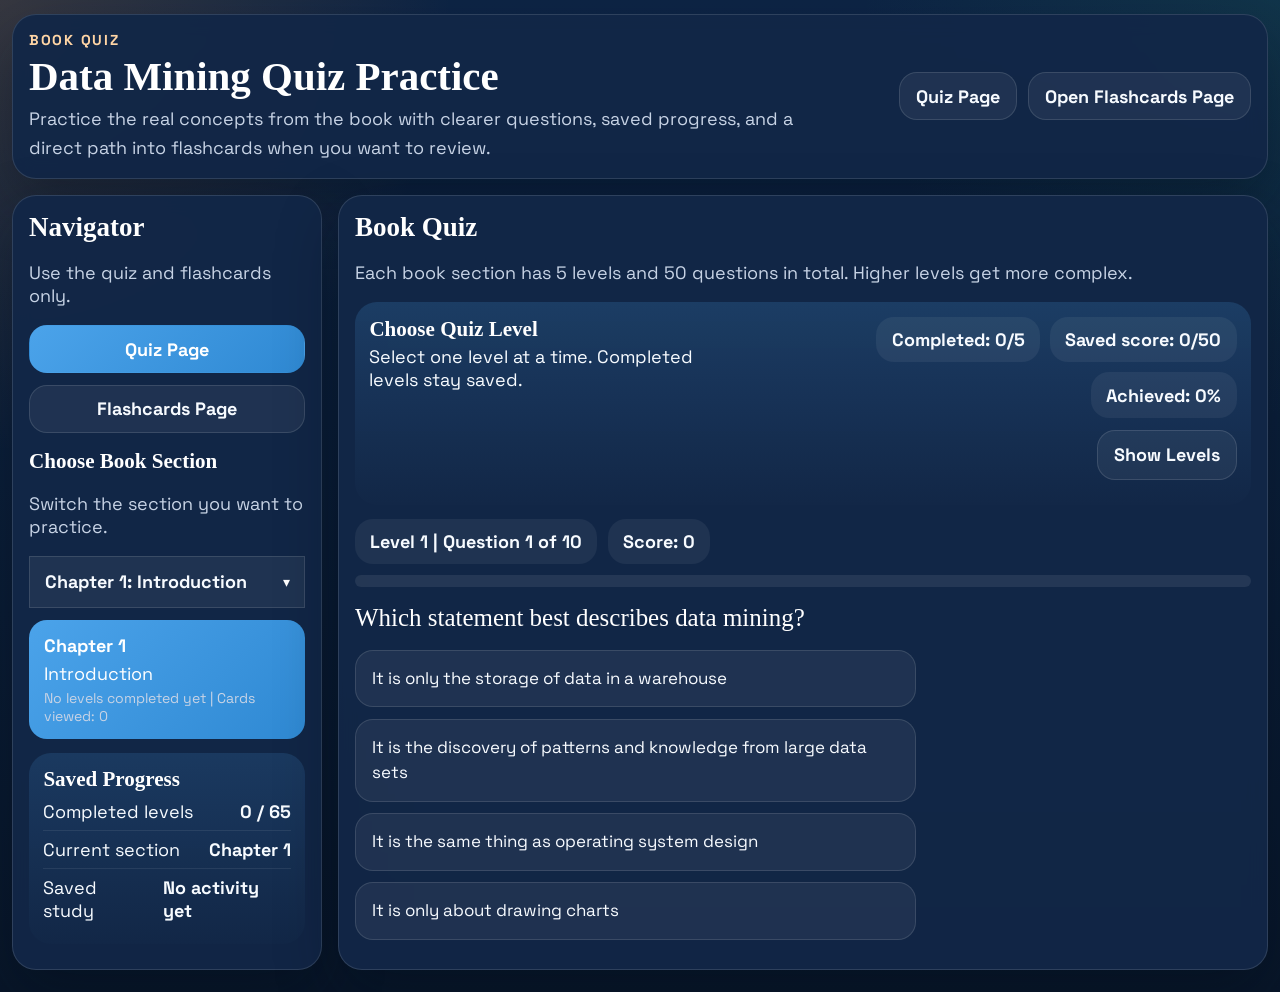
<file: index.html>
﻿<!DOCTYPE html>
<html lang="en">
<head>
  <meta charset="UTF-8" />
  <meta name="viewport" content="width=device-width, initial-scale=1.0" />
  <title>Data Mining Quiz</title>
  <meta name="theme-color" content="#0b1f3a" />
  <meta name="apple-mobile-web-app-capable" content="yes" />
  <meta name="apple-mobile-web-app-status-bar-style" content="default" />
  <link rel="preconnect" href="https://fonts.googleapis.com" />
  <link rel="preconnect" href="https://fonts.gstatic.com" crossorigin />
  <link href="https://fonts.googleapis.com/css2?family=Space+Grotesk:wght@400;500;700&display=swap" rel="stylesheet" />
  <link rel="manifest" href="manifest.webmanifest" />
  <link rel="icon" href="icon-192.svg" type="image/svg+xml" />
  <link rel="stylesheet" href="styles.css" />
</head>
<body data-page="quiz">
  <div class="app-shell">
    <header class="page-header card">
      <div>
        <p class="eyebrow">Book Quiz</p>
        <h1>Data Mining Quiz Practice</h1>
        <p class="hero-text">
          Practice the real concepts from the book with clearer questions, saved progress, and a direct path into flashcards when you want to review.
        </p>
      </div>
      <div class="header-actions">
        <a class="quick-link" href="index.html">Quiz Page</a>
        <a class="quick-link" href="flashcards.html">Open Flashcards Page</a>
      </div>
    </header>

    <main class="page-layout">
      <aside class="nav-panel card">
        <div class="section-heading">
          <h2>Navigator</h2>
          <p>Use the quiz and flashcards only.</p>
        </div>

        <nav class="nav-links">
          <a class="nav-link" data-nav="quiz" href="index.html">Quiz Page</a>
          <a class="nav-link" data-nav="flashcards" href="flashcards.html">Flashcards Page</a>
        </nav>

        <div class="section-heading compact">
          <h3>Choose Book Section</h3>
          <p>Switch the section you want to practice.</p>
        </div>
        <div class="chapter-select-wrap">
          <select id="chapter-select" class="chapter-select"></select>
          <span class="chapter-select-arrow" aria-hidden="true">&#9662;</span>
        </div>
        <div id="chapter-current-card" class="chapter-current-card"></div>

        <div class="progress-card">
          <h3>Saved Progress</h3>
          <div class="progress-row">
            <span>Completed levels</span>
            <strong id="completed-count">0 / 65</strong>
          </div>
          <div class="progress-row">
            <span>Current section</span>
            <strong id="current-chapter-label">Chapter 1</strong>
          </div>
          <div class="progress-row">
            <span>Saved study</span>
            <strong id="best-score-label">No activity yet</strong>
          </div>
        </div>
      </aside>

      <section class="page-main">
        <section class="card quiz-page-card">
          <div class="section-heading">
            <h2>Book Quiz</h2>
            <p>Each book section has 5 levels and 50 questions in total. Higher levels get more complex.</p>
          </div>

          <div class="quiz-level-box">
            <div class="quiz-level-head">
              <div>
                <h3>Choose Quiz Level</h3>
                <p>Select one level at a time. Completed levels stay saved.</p>
              </div>
              <div class="quiz-level-actions">
                <div class="quiz-level-summary">
                  <div id="chapter-completed-pill" class="quiz-score-pill">Completed: 0/5</div>
                  <div id="chapter-score-pill" class="quiz-score-pill">Saved score: 0/50</div>
                  <div id="chapter-percent-pill" class="quiz-score-pill">Achieved: 0%</div>
                </div>
                <button
                  id="toggle-level-panel-button"
                  class="secondary-button level-toggle-button"
                  type="button"
                  aria-expanded="false"
                  aria-controls="level-panel-content"
                >
                  Show Levels
                </button>
              </div>
            </div>
            <div id="level-panel-content" class="level-panel-content collapsed">
              <div id="level-grid" class="level-grid"></div>
            </div>
          </div>

          <div class="quiz-toolbar">
            <div id="quiz-status" class="quiz-status">Choose a level to begin</div>
            <div id="quiz-score-pill" class="quiz-score-pill">Score: 0</div>
          </div>

          <div class="progress-track">
            <div id="quiz-progress-bar" class="progress-bar"></div>
          </div>

          <div id="quiz-panel" class="quiz-panel">
            <div class="quiz-main-column">
              <h3 id="quiz-question" class="quiz-question"></h3>
              <div id="quiz-options" class="quiz-options"></div>
              <div class="quiz-actions">
                <button id="next-question-button" class="primary-button hidden" type="button">Next Question</button>
              </div>
            </div>
            <aside id="quiz-feedback" class="quiz-feedback hidden"></aside>
          </div>

          <div id="quiz-results" class="hidden">
            <div id="quiz-results-summary" class="results-summary"></div>
            <div id="quiz-results-list" class="results-list"></div>
            <div class="quiz-actions">
              <button id="retry-quiz-button" class="secondary-button" type="button">Retry Quiz</button>
              <button id="next-level-button" class="primary-button" type="button">Next Level</button>
            </div>
          </div>
          <p id="chapter-summary-text" class="large-copy"></p>
        </section>
      </section>
    </main>
  </div>

  <script src="app.js"></script>
</body>
</html>
</file>
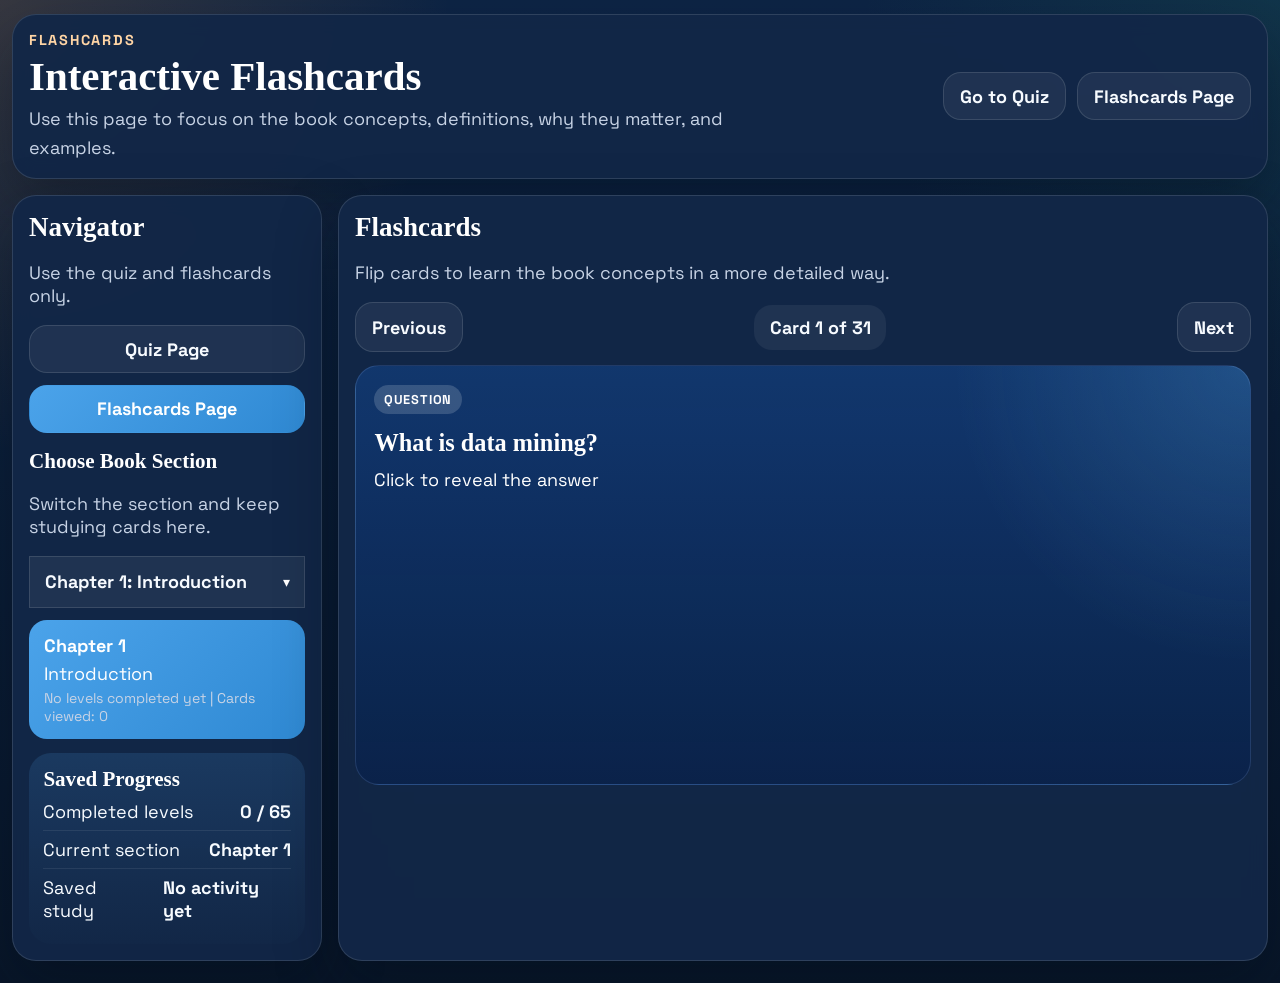
<file: flashcards.html>
﻿<!DOCTYPE html>
<html lang="en">
<head>
  <meta charset="UTF-8" />
  <meta name="viewport" content="width=device-width, initial-scale=1.0" />
  <title>Data Mining Flashcards</title>
  <meta name="theme-color" content="#0b1f3a" />
  <meta name="apple-mobile-web-app-capable" content="yes" />
  <meta name="apple-mobile-web-app-status-bar-style" content="default" />
  <link rel="preconnect" href="https://fonts.googleapis.com" />
  <link rel="preconnect" href="https://fonts.gstatic.com" crossorigin />
  <link href="https://fonts.googleapis.com/css2?family=Space+Grotesk:wght@400;500;700&display=swap" rel="stylesheet" />
  <link rel="manifest" href="manifest.webmanifest" />
  <link rel="icon" href="icon-192.svg" type="image/svg+xml" />
  <link rel="stylesheet" href="styles.css" />
</head>
<body data-page="flashcards">
  <div class="app-shell">
    <header class="page-header card">
      <div>
        <p class="eyebrow">Flashcards</p>
        <h1>Interactive Flashcards</h1>
        <p class="hero-text">
          Use this page to focus on the book concepts, definitions, why they matter, and examples.
        </p>
      </div>
      <div class="header-actions">
        <a class="quick-link" href="index.html">Go to Quiz</a>
        <a class="quick-link" href="flashcards.html">Flashcards Page</a>
      </div>
    </header>

    <main class="page-layout">
      <aside class="nav-panel card">
        <div class="section-heading">
          <h2>Navigator</h2>
          <p>Use the quiz and flashcards only.</p>
        </div>

        <nav class="nav-links">
          <a class="nav-link" data-nav="quiz" href="index.html">Quiz Page</a>
          <a class="nav-link" data-nav="flashcards" href="flashcards.html">Flashcards Page</a>
        </nav>

        <div class="section-heading compact">
          <h3>Choose Book Section</h3>
          <p>Switch the section and keep studying cards here.</p>
        </div>
        <div class="chapter-select-wrap">
          <select id="chapter-select" class="chapter-select"></select>
          <span class="chapter-select-arrow" aria-hidden="true">&#9662;</span>
        </div>
        <div id="chapter-current-card" class="chapter-current-card"></div>

        <div class="progress-card">
          <h3>Saved Progress</h3>
          <div class="progress-row">
            <span>Completed levels</span>
            <strong id="completed-count">0 / 65</strong>
          </div>
          <div class="progress-row">
            <span>Current section</span>
            <strong id="current-chapter-label">Chapter 1</strong>
          </div>
          <div class="progress-row">
            <span>Saved study</span>
            <strong id="best-score-label">No activity yet</strong>
          </div>
        </div>
      </aside>

      <section class="page-main">
        <section class="card">
          <div class="section-heading">
            <h2>Flashcards</h2>
            <p>Flip cards to learn the book concepts in a more detailed way.</p>
          </div>

          <div class="flashcard-controls">
            <button id="prev-card-button" class="secondary-button" type="button">Previous</button>
            <div id="card-position" class="card-position">Card 1</div>
            <button id="next-card-button" class="secondary-button" type="button">Next</button>
          </div>

          <button id="flashcard" class="flashcard" type="button">
            <div class="flashcard-face flashcard-front">
              <span class="flashcard-label">Question</span>
              <h3 id="flashcard-front-text"></h3>
              <p>Click to reveal the answer</p>
            </div>
            <div class="flashcard-face flashcard-back">
              <span class="flashcard-label">Answer</span>
              <h3 id="flashcard-back-text"></h3>
              <p>Click to go back</p>
            </div>
          </button>
        </section>
      </section>
    </main>
  </div>

  <script src="app.js"></script>
</body>
</html>
</file>
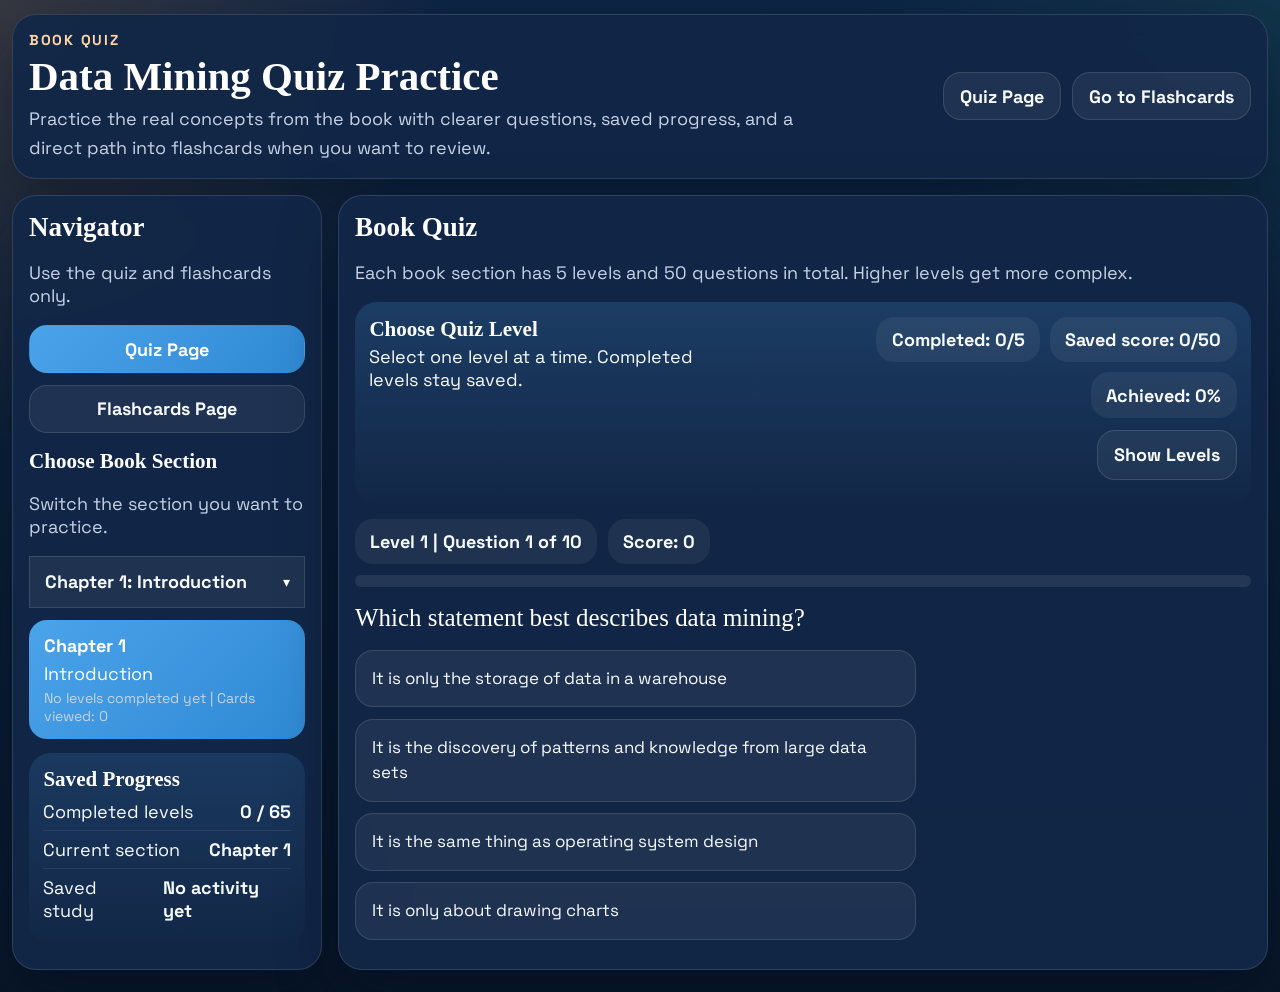
<file: quiz.html>
﻿<!DOCTYPE html>
<html lang="en">
<head>
  <meta charset="UTF-8" />
  <meta name="viewport" content="width=device-width, initial-scale=1.0" />
  <title>Data Mining Quiz</title>
  <meta name="theme-color" content="#0b1f3a" />
  <meta name="apple-mobile-web-app-capable" content="yes" />
  <meta name="apple-mobile-web-app-status-bar-style" content="default" />
  <link rel="preconnect" href="https://fonts.googleapis.com" />
  <link rel="preconnect" href="https://fonts.gstatic.com" crossorigin />
  <link href="https://fonts.googleapis.com/css2?family=Space+Grotesk:wght@400;500;700&display=swap" rel="stylesheet" />
  <link rel="manifest" href="manifest.webmanifest" />
  <link rel="icon" href="icon-192.svg" type="image/svg+xml" />
  <link rel="stylesheet" href="styles.css" />
</head>
<body data-page="quiz">
  <div class="app-shell">
    <header class="page-header card">
      <div>
        <p class="eyebrow">Book Quiz</p>
        <h1>Data Mining Quiz Practice</h1>
        <p class="hero-text">
          Practice the real concepts from the book with clearer questions, saved progress, and a direct path into flashcards when you want to review.
        </p>
      </div>
      <div class="header-actions">
        <a class="quick-link" href="index.html">Quiz Page</a>
        <a class="quick-link" href="flashcards.html">Go to Flashcards</a>
      </div>
    </header>

    <main class="page-layout">
      <aside class="nav-panel card">
        <div class="section-heading">
          <h2>Navigator</h2>
          <p>Use the quiz and flashcards only.</p>
        </div>

        <nav class="nav-links">
          <a class="nav-link" data-nav="quiz" href="index.html">Quiz Page</a>
          <a class="nav-link" data-nav="flashcards" href="flashcards.html">Flashcards Page</a>
        </nav>

        <div class="section-heading compact">
          <h3>Choose Book Section</h3>
          <p>Switch the section you want to practice.</p>
        </div>
        <div class="chapter-select-wrap">
          <select id="chapter-select" class="chapter-select"></select>
          <span class="chapter-select-arrow" aria-hidden="true">&#9662;</span>
        </div>
        <div id="chapter-current-card" class="chapter-current-card"></div>

        <div class="progress-card">
          <h3>Saved Progress</h3>
          <div class="progress-row">
            <span>Completed levels</span>
            <strong id="completed-count">0 / 65</strong>
          </div>
          <div class="progress-row">
            <span>Current section</span>
            <strong id="current-chapter-label">Chapter 1</strong>
          </div>
          <div class="progress-row">
            <span>Saved study</span>
            <strong id="best-score-label">No activity yet</strong>
          </div>
        </div>
      </aside>

      <section class="page-main">
        <section class="card quiz-page-card">
          <div class="section-heading">
            <h2>Book Quiz</h2>
            <p>Each book section has 5 levels and 50 questions in total. Higher levels get more complex.</p>
          </div>

          <div class="quiz-level-box">
            <div class="quiz-level-head">
              <div>
                <h3>Choose Quiz Level</h3>
                <p>Select one level at a time. Completed levels stay saved.</p>
              </div>
              <div class="quiz-level-actions">
                <div class="quiz-level-summary">
                  <div id="chapter-completed-pill" class="quiz-score-pill">Completed: 0/5</div>
                  <div id="chapter-score-pill" class="quiz-score-pill">Saved score: 0/50</div>
                  <div id="chapter-percent-pill" class="quiz-score-pill">Achieved: 0%</div>
                </div>
                <button
                  id="toggle-level-panel-button"
                  class="secondary-button level-toggle-button"
                  type="button"
                  aria-expanded="false"
                  aria-controls="level-panel-content"
                >
                  Show Levels
                </button>
              </div>
            </div>
            <div id="level-panel-content" class="level-panel-content collapsed">
              <div id="level-grid" class="level-grid"></div>
            </div>
          </div>

          <div class="quiz-toolbar">
            <div id="quiz-status" class="quiz-status">Choose a level to begin</div>
            <div id="quiz-score-pill" class="quiz-score-pill">Score: 0</div>
          </div>

          <div class="progress-track">
            <div id="quiz-progress-bar" class="progress-bar"></div>
          </div>

          <div id="quiz-panel" class="quiz-panel">
            <div class="quiz-main-column">
              <h3 id="quiz-question" class="quiz-question"></h3>
              <div id="quiz-options" class="quiz-options"></div>
              <div class="quiz-actions">
                <button id="next-question-button" class="primary-button hidden" type="button">Next Question</button>
              </div>
            </div>
            <aside id="quiz-feedback" class="quiz-feedback hidden"></aside>
          </div>

          <div id="quiz-results" class="hidden">
            <div id="quiz-results-summary" class="results-summary"></div>
            <div id="quiz-results-list" class="results-list"></div>
            <div class="quiz-actions">
              <button id="retry-quiz-button" class="secondary-button" type="button">Retry Quiz</button>
              <button id="next-level-button" class="primary-button" type="button">Next Level</button>
            </div>
          </div>
        </section>
      </section>
    </main>
  </div>

  <script src="app.js"></script>
</body>
</html>
</file>
<file: styles.css>
:root {
  --bg: #0b1f3a;
  --bg-deep: #081629;
  --panel: rgba(18, 39, 71, 0.96);
  --panel-strong: rgba(14, 31, 58, 0.98);
  --panel-soft: rgba(255, 255, 255, 0.05);
  --ink: #f7fbff;
  --muted: #c7d3e5;
  --brand: #4ba3ea;
  --brand-strong: #2f89d3;
  --success: #2ea66a;
  --danger: #d95b5b;
  --line: rgba(255, 255, 255, 0.12);
  --shadow: 0 24px 60px rgba(3, 12, 24, 0.35);
}

* {
  box-sizing: border-box;
}

html {
  scroll-behavior: smooth;
}

body {
  margin: 0;
  min-height: 100vh;
  font-family: "Space Grotesk", sans-serif;
  font-size: 18px;
  color: var(--ink);
  background:
    radial-gradient(circle at top left, rgba(242, 140, 40, 0.18), transparent 28%),
    radial-gradient(circle at top right, rgba(46, 166, 106, 0.12), transparent 26%),
    linear-gradient(180deg, #0d2546 0%, #0b1f3a 42%, #081629 100%);
}

button,
select,
input,
textarea,
a {
  font: inherit;
}

a {
  color: inherit;
  text-decoration: none;
}

.app-shell {
  width: min(1320px, calc(100% - 1.5rem));
  margin: 0 auto;
  padding: 0.85rem 0 1.35rem;
}

.card,
.page-header,
.nav-panel,
.page-main > .card {
  background: var(--panel);
  border: 1px solid var(--line);
  border-radius: 24px;
  box-shadow: var(--shadow);
  backdrop-filter: blur(10px);
}

.page-header,
.nav-panel,
.page-main > .card {
  padding: 1rem;
}

.page-header {
  display: grid;
  grid-template-columns: minmax(0, 1.45fr) minmax(250px, 0.8fr);
  gap: 1rem;
  align-items: center;
  margin-bottom: 1rem;
}

.eyebrow {
  margin: 0 0 0.45rem;
  font-size: 0.9rem;
  font-weight: 800;
  letter-spacing: 0.12em;
  text-transform: uppercase;
  color: #ffd5a5;
}

h1,
h2,
h3 {
  margin: 0;
  font-family: Georgia, "Times New Roman", serif;
  color: #ffffff;
}

h1 {
  font-size: clamp(2rem, 3.2vw, 3.3rem);
  line-height: 1.02;
  margin-bottom: 0.45rem;
}

.hero-text,
.section-heading p,
.results-summary,
.saved-item-meta,
.chapter-meta,
.large-copy {
  color: var(--muted);
}

.hero-text,
.large-copy {
  margin: 0;
  line-height: 1.6;
}

.header-actions {
  display: flex;
  flex-wrap: wrap;
  justify-content: flex-end;
  gap: 0.7rem;
}

.quick-link,
.nav-link,
.primary-button,
.secondary-button,
.level-button,
.quiz-option,
.flashcard,
.chapter-current-card,
.topic-item,
.saved-item,
.status-card,
.result-item,
.quiz-status,
.quiz-score-pill,
.card-position {
  border-radius: 18px;
  transition: transform 180ms ease, box-shadow 180ms ease, background 180ms ease;
}

.quick-link,
.nav-link,
.secondary-button,
.level-button,
.quiz-option,
.chapter-select {
  border: 1px solid var(--line);
  background: rgba(255, 255, 255, 0.06);
  color: var(--ink);
}

.quick-link,
.nav-link {
  display: inline-flex;
  align-items: center;
  justify-content: center;
  min-height: 48px;
  padding: 0.72rem 1rem;
  font-weight: 800;
}

.quick-link:hover,
.nav-link:hover,
.primary-button:hover,
.secondary-button:hover,
.level-button:hover,
.quiz-option:hover,
.flashcard:hover {
  transform: translateY(-2px);
  box-shadow: 0 14px 26px rgba(7, 16, 28, 0.28);
}

.nav-link.active,
.primary-button,
.level-button.active {
  border-color: transparent;
  background: linear-gradient(135deg, var(--brand), var(--brand-strong));
  color: #ffffff;
}

.page-layout {
  display: grid;
  grid-template-columns: 310px minmax(0, 1fr);
  gap: 1rem;
  align-items: stretch;
}

.nav-panel {
  position: sticky;
  top: 0.7rem;
  min-height: 100%;
}

.page-main {
  display: grid;
  gap: 1rem;
  align-content: stretch;
}

.page-main > .card {
  height: 100%;
}

.section-heading {
  margin-bottom: 0.8rem;
}

.section-heading--collapsible {
  display: flex;
  justify-content: space-between;
  gap: 0.8rem;
  align-items: flex-start;
}

.section-heading h2,
.section-heading h3 {
  margin-bottom: 0.2rem;
}

.section-heading.compact {
  margin-top: 1rem;
}

.nav-links,
.topic-list,
.saved-progress-list,
.results-list,
.quiz-options {
  display: grid;
  gap: 0.7rem;
}

.profile-panel {
  margin: 0.8rem 0 0.95rem;
  padding: 1rem;
  border-radius: 20px;
  background: linear-gradient(180deg, rgba(75, 163, 234, 0.16), rgba(18, 56, 111, 0.72));
  border: 1px solid rgba(255, 255, 255, 0.12);
}

.profile-current {
  margin-bottom: 0.85rem;
}

.profile-form {
  display: grid;
  gap: 0.55rem;
}

.field-label {
  font-size: 0.98rem;
  font-weight: 800;
  color: #ffffff;
}

.profile-form input {
  width: 100%;
  padding: 0.85rem 1rem;
  border-radius: 14px;
  border: 1px solid var(--line);
  background: rgba(255, 255, 255, 0.08);
  color: #ffffff;
}

.profile-actions {
  display: flex;
  gap: 0.65rem;
  flex-wrap: wrap;
}

.profile-note {
  margin: 0.7rem 0 0;
  color: var(--muted);
  line-height: 1.45;
}

.feedback-box {
  margin-top: 0.85rem;
  padding: 0.9rem 1rem;
  border-radius: 18px;
  background: rgba(255, 255, 255, 0.06);
  border: 1px solid rgba(255, 255, 255, 0.1);
  line-height: 1.6;
  color: #ffffff;
}

.feedback-box.success {
  background: rgba(86, 214, 162, 0.12);
  border-color: rgba(86, 214, 162, 0.28);
}

.feedback-box.error {
  background: rgba(255, 125, 125, 0.12);
  border-color: rgba(255, 125, 125, 0.28);
}

.collapse-button {
  min-width: 138px;
  white-space: nowrap;
}

.chapter-select-wrap {
  position: relative;
}

.chapter-select {
  width: 100%;
  appearance: none;
  -webkit-appearance: none;
  cursor: pointer;
  padding: 0.85rem 2.7rem 0.85rem 0.95rem;
  font-weight: 700;
}

.chapter-select option {
  color: #0b1f3a;
}

.chapter-select-arrow {
  position: absolute;
  top: 50%;
  right: 0.95rem;
  transform: translateY(-50%);
  color: #ffffff;
  pointer-events: none;
  font-size: 0.85rem;
}

.chapter-current-card {
  display: grid;
  gap: 0.28rem;
  margin-top: 0.75rem;
  padding: 0.9rem 0.95rem;
  background: linear-gradient(135deg, var(--brand), var(--brand-strong));
  color: #ffffff;
}

.chapter-meta {
  font-size: 0.88rem;
}

.progress-card {
  margin-top: 0.85rem;
  padding: 0.9rem;
  border-radius: 22px;
  background: linear-gradient(180deg, rgba(75, 163, 234, 0.16), rgba(18, 39, 71, 0.94));
}

.progress-row {
  display: flex;
  justify-content: space-between;
  gap: 0.75rem;
  padding: 0.45rem 0;
  border-bottom: 1px solid rgba(255, 255, 255, 0.08);
}

.progress-row:last-child {
  border-bottom: 0;
}

.topic-item,
.saved-item,
.status-card,
.result-item {
  padding: 0.9rem 1rem;
  background: rgba(255, 255, 255, 0.05);
  border: 1px solid rgba(255, 255, 255, 0.08);
}

.topic-item strong,
.saved-item strong {
  display: block;
  margin-bottom: 0.18rem;
}

.quiz-page-card {
  background: var(--panel-strong);
}

.quiz-level-box {
  margin-bottom: 0.9rem;
  padding: 0.9rem;
  border-radius: 22px;
  background: linear-gradient(180deg, rgba(75, 163, 234, 0.18), rgba(18, 39, 71, 0.92));
}

.quiz-level-head {
  display: flex;
  align-items: flex-start;
  justify-content: space-between;
  gap: 1rem;
  margin-bottom: 0.65rem;
}

.quiz-level-head h3 {
  margin-bottom: 0.18rem;
}

.quiz-level-head p {
  margin: 0;
}

.quiz-level-actions {
  display: flex;
  align-items: flex-start;
  gap: 0.75rem;
  flex-wrap: wrap;
  justify-content: flex-end;
}

.quiz-level-summary {
  display: flex;
  align-items: center;
  gap: 0.65rem;
  flex-wrap: wrap;
  justify-content: flex-end;
}

.level-toggle-button {
  flex: 0 0 auto;
}

.level-panel-content.collapsed {
  display: none;
}

.level-grid {
  display: grid;
  grid-template-columns: repeat(auto-fit, minmax(145px, 1fr));
  gap: 0.7rem;
}

.level-button,
.quiz-option,
.secondary-button {
  border: 1px solid var(--line);
  background: rgba(255, 255, 255, 0.06);
  color: var(--ink);
}

.level-button,
.quiz-option {
  width: 100%;
  text-align: left;
  padding: 0.95rem 1rem;
  cursor: pointer;
}

.level-button.pending {
  border-color: rgba(235, 87, 87, 0.55);
  background: linear-gradient(180deg, rgba(235, 87, 87, 0.2), rgba(88, 23, 23, 0.55));
}

.level-button.completed {
  border-color: rgba(39, 174, 96, 0.55);
  background: linear-gradient(180deg, rgba(39, 174, 96, 0.22), rgba(18, 74, 48, 0.58));
}

.level-button.active {
  box-shadow: 0 0 0 2px rgba(75, 163, 234, 0.7), 0 14px 28px rgba(7, 16, 28, 0.28);
}

.level-button.completed.active {
  background: linear-gradient(135deg, rgba(48, 196, 113, 0.92), rgba(19, 120, 72, 0.96));
}

.level-button.pending.active {
  background: linear-gradient(135deg, rgba(235, 87, 87, 0.92), rgba(150, 36, 36, 0.96));
}

.level-meta {
  display: block;
  margin-top: 0.3rem;
  color: rgba(255, 255, 255, 0.92);
  font-size: 0.86rem;
}

.quiz-toolbar,
.quiz-actions,
.flashcard-controls,
.review-controls {
  display: flex;
  align-items: center;
  flex-wrap: wrap;
  gap: 0.65rem;
}

.quiz-toolbar {
  margin-bottom: 0.65rem;
}

.quiz-status,
.quiz-score-pill,
.card-position {
  padding: 0.7rem 0.95rem;
  background: rgba(255, 255, 255, 0.06);
  font-weight: 800;
}

.progress-track {
  width: 100%;
  height: 12px;
  margin-bottom: 0.9rem;
  border-radius: 999px;
  overflow: hidden;
  background: rgba(255, 255, 255, 0.08);
}

.progress-bar {
  width: 0;
  height: 100%;
  border-radius: inherit;
  background: linear-gradient(90deg, var(--success), var(--brand));
  transition: width 220ms ease;
}

.quiz-panel {
  display: grid;
  gap: 0.95rem;
  align-items: start;
}

.quiz-main-column {
  display: grid;
  gap: 0.85rem;
}

.quiz-question {
  max-width: 920px;
  margin: 0;
  font-size: clamp(1.35rem, 1.95vw, 1.95rem);
  font-weight: 500;
  line-height: 1.4;
  color: #ffffff;
}

.question-block {
  display: grid;
  gap: 0.8rem;
}

.question-block p {
  margin: 0;
}

.quiz-data-table {
  width: min(100%, 420px);
  border-collapse: collapse;
  background: rgba(255, 255, 255, 0.04);
  border: 1px solid rgba(255, 255, 255, 0.14);
  font-size: 0.95rem;
}

.quiz-data-table th,
.quiz-data-table td {
  padding: 0.5rem 0.65rem;
  border: 1px solid rgba(255, 255, 255, 0.12);
  text-align: center;
  color: #ffffff;
}

.quiz-data-table th {
  background: rgba(75, 163, 234, 0.16);
  font-weight: 800;
}

.quiz-option {
  font-size: 1.06rem;
  line-height: 1.5;
}

.quiz-option.correct {
  background: rgba(46, 166, 106, 0.18);
  border-color: rgba(46, 166, 106, 0.45);
}

.quiz-option.wrong {
  background: rgba(217, 91, 91, 0.18);
  border-color: rgba(217, 91, 91, 0.45);
}

.quiz-feedback {
  min-height: 140px;
  padding: 0.95rem;
  border-radius: 20px;
  background: rgba(255, 255, 255, 0.05);
  border: 1px solid rgba(255, 255, 255, 0.08);
  line-height: 1.6;
}

.quiz-feedback.correct {
  background: rgba(46, 166, 106, 0.14);
  border-color: rgba(46, 166, 106, 0.34);
}

.quiz-feedback.wrong {
  background: rgba(217, 91, 91, 0.14);
  border-color: rgba(217, 91, 91, 0.34);
}

.feedback-head {
  display: flex;
  align-items: center;
  gap: 0.7rem;
  margin-bottom: 0.4rem;
}

.feedback-actions {
  margin-top: 0.8rem;
}

.feedback-study-button {
  width: 100%;
}

.feedback-emoji {
  font-size: 1.55rem;
}

.primary-button,
.secondary-button {
  min-height: 46px;
  padding: 0.78rem 1rem;
  font-weight: 800;
  cursor: pointer;
}

.results-summary {
  margin-bottom: 0.8rem;
  line-height: 1.6;
}

.flashcard-controls {
  justify-content: space-between;
  margin-bottom: 0.8rem;
}

.flashcard {
  position: relative;
  width: 100%;
  min-height: 420px;
  height: 420px;
  padding: 0;
  border: 0;
  background: transparent;
  perspective: 1000px;
  cursor: pointer;
}

.flashcard-face {
  position: absolute;
  inset: 0;
  display: flex;
  flex-direction: column;
  justify-content: flex-start;
  align-items: flex-start;
  width: 100%;
  height: 100%;
  min-height: 420px;
  padding: 1.2rem 1.15rem;
  border-radius: 24px;
  backface-visibility: hidden;
  transition: transform 260ms ease;
  text-align: left;
  overflow-wrap: anywhere;
}

.flashcard-front {
  background:
    radial-gradient(circle at top right, rgba(104, 197, 255, 0.18), transparent 30%),
    linear-gradient(180deg, rgba(18, 56, 111, 0.96) 0%, rgba(10, 34, 74, 0.94) 100%);
  color: #ffffff;
  border: 1px solid rgba(162, 192, 255, 0.16);
}

.flashcard-back {
  background: linear-gradient(135deg, rgba(242, 140, 40, 0.14), rgba(255, 255, 255, 0.05));
  color: var(--ink);
  border: 1px solid rgba(162, 192, 255, 0.16);
  transform: rotateY(180deg);
  line-height: 1.75;
}

.flashcard.flipped .flashcard-front {
  transform: rotateY(180deg);
}

.flashcard.flipped .flashcard-back {
  transform: rotateY(360deg);
}

.flashcard-label {
  display: inline-block;
  margin-bottom: 0.65rem;
  padding: 0.38rem 0.6rem;
  border-radius: 999px;
  font-size: 0.8rem;
  font-weight: 800;
  letter-spacing: 0.06em;
  text-transform: uppercase;
  background: rgba(255, 255, 255, 0.16);
}

.flashcard-back .flashcard-label {
  background: rgba(75, 163, 234, 0.22);
  color: #ffffff;
}

.flashcard-face h3 {
  margin-bottom: 0.5rem;
  font-size: clamp(1.35rem, 1.9vw, 1.9rem);
  line-height: 1.45;
}

.flashcard-face p {
  margin: 0;
}

.hidden {
  display: none !important;
}

@media (min-width: 1180px) {
  .quiz-panel {
    grid-template-columns: minmax(0, 1fr) 320px;
  }

  .quiz-feedback:not(.hidden) {
    position: sticky;
    top: 0.7rem;
  }
}

@media (max-width: 1080px) {
  .page-layout {
    grid-template-columns: 1fr;
  }

  .nav-panel {
    position: static;
  }
}

@media (max-width: 820px) {
  body {
    font-size: 16px;
  }

  .app-shell {
    width: min(100% - 0.9rem, 1320px);
    padding-top: 0.55rem;
  }

  .page-header,
  .nav-panel,
  .page-main > .card {
    padding: 0.85rem;
    border-radius: 20px;
  }

  .page-header {
    grid-template-columns: 1fr;
    gap: 0.8rem;
  }

  .header-actions {
    justify-content: stretch;
  }

  .page-layout {
    gap: 0.85rem;
  }

  .nav-links,
  .header-actions {
    display: grid;
    gap: 0.6rem;
  }

  .quick-link,
  .nav-link,
  .primary-button,
  .secondary-button {
    width: 100%;
  }

  .quiz-level-head {
    flex-direction: column;
    align-items: stretch;
  }

  .quiz-level-actions,
  .quiz-level-summary {
    width: 100%;
    justify-content: stretch;
  }

  .quiz-level-summary .quiz-score-pill {
    flex: 1 1 100%;
  }

  .section-heading--collapsible,
  .profile-actions {
    flex-direction: column;
    align-items: stretch;
  }

  .level-toggle-button {
    width: 100%;
  }

  .level-grid {
    grid-template-columns: repeat(2, minmax(0, 1fr));
  }

  .quiz-question {
    font-size: clamp(1.2rem, 4vw, 1.5rem);
    line-height: 1.45;
  }

  .quiz-option {
    font-size: 1rem;
  }

  .progress-row {
    align-items: flex-start;
  }

  .flashcard,
  .flashcard-face {
    min-height: 500px;
  }

  .flashcard {
    height: 500px;
  }
}

@media (max-width: 600px) {
  .app-shell {
    width: calc(100% - 0.7rem);
  }

  .page-header,
  .nav-panel,
  .page-main > .card {
    padding: 0.78rem;
  }

  h1 {
    font-size: clamp(1.65rem, 7vw, 2.15rem);
  }

  .section-heading h2,
  .section-heading h3 {
    font-size: 1.2rem;
  }

  .quiz-toolbar,
  .quiz-actions,
  .flashcard-controls {
    flex-direction: column;
    align-items: stretch;
  }

  .quiz-status,
  .quiz-score-pill,
  .card-position {
    width: 100%;
    text-align: center;
  }

  .level-grid {
    grid-template-columns: 1fr;
  }

  .progress-row {
    flex-direction: column;
    gap: 0.15rem;
  }

  .chapter-current-card,
  .progress-card,
  .quiz-level-box,
  .topic-item,
  .saved-item,
  .status-card,
  .result-item,
  .quiz-option,
  .level-button {
    border-radius: 16px;
  }

  .flashcard-face h3 {
    font-size: 1.18rem;
  }
}
</file>
